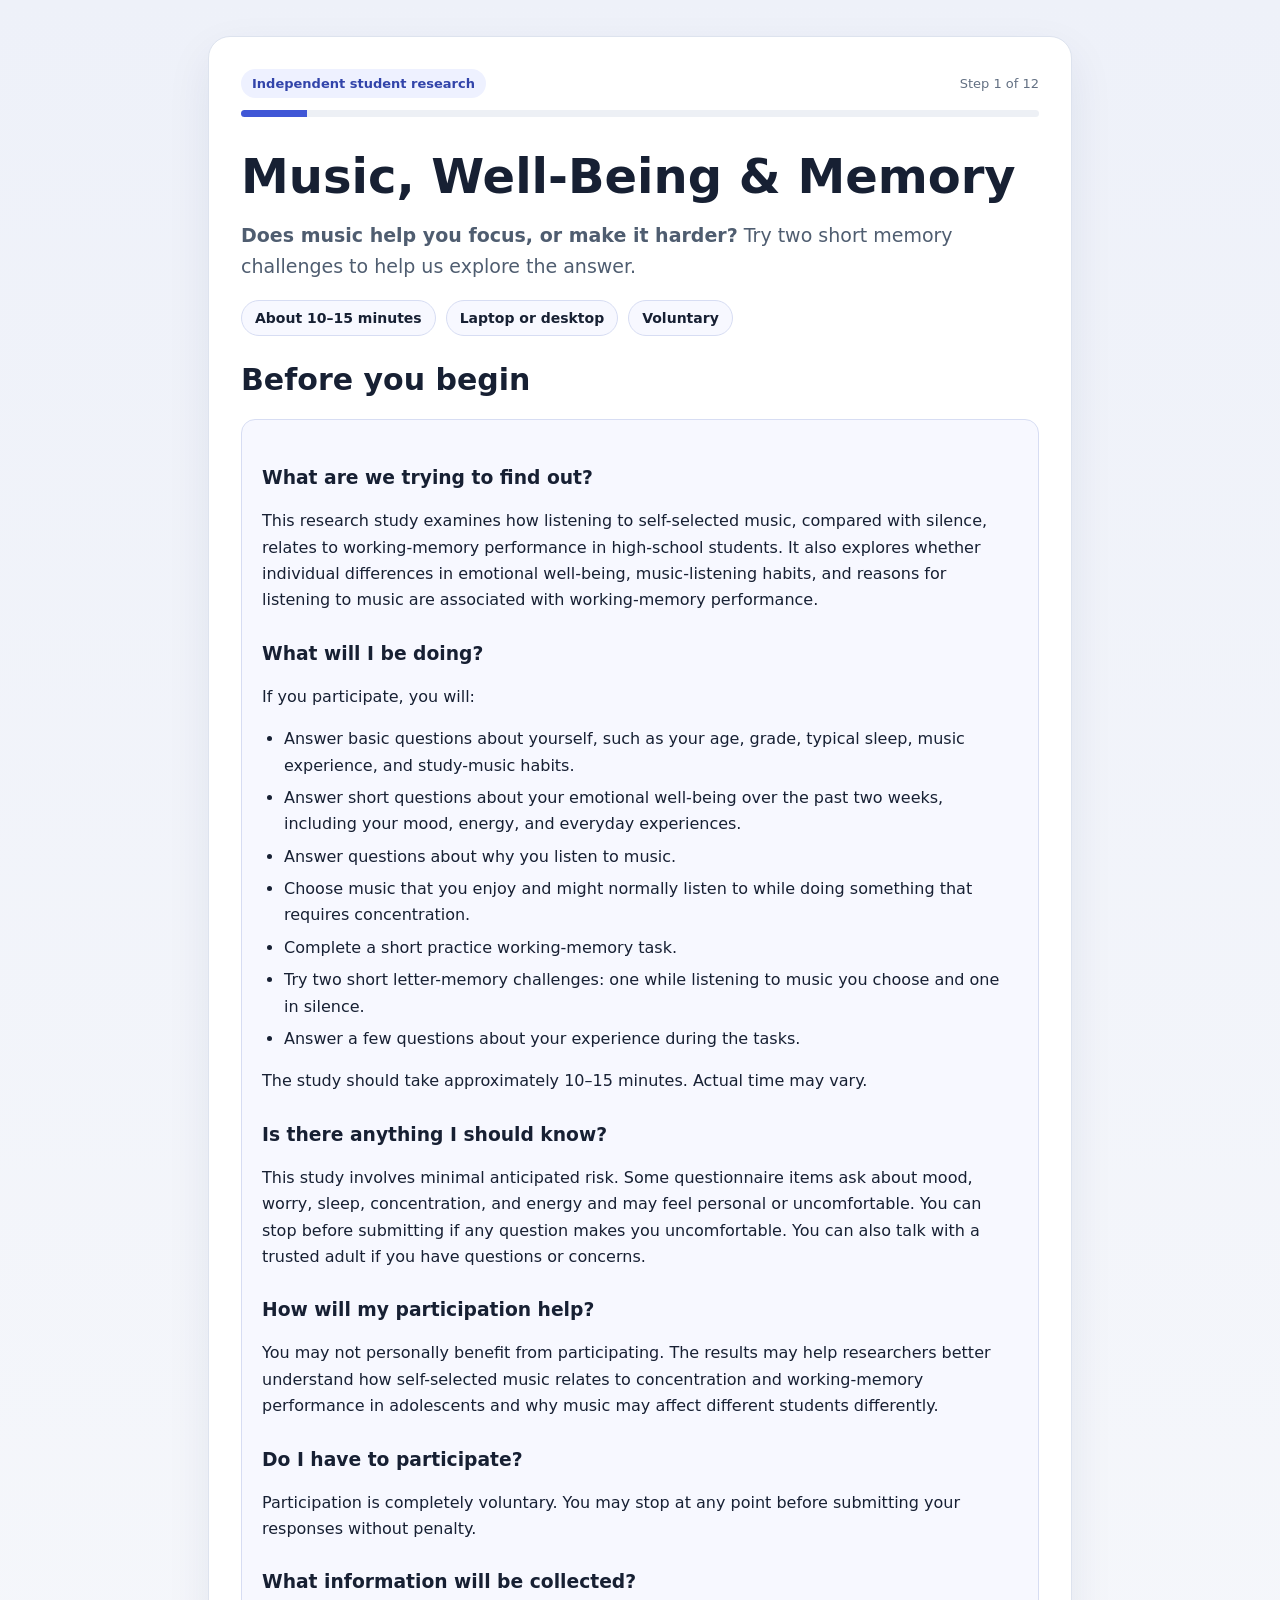
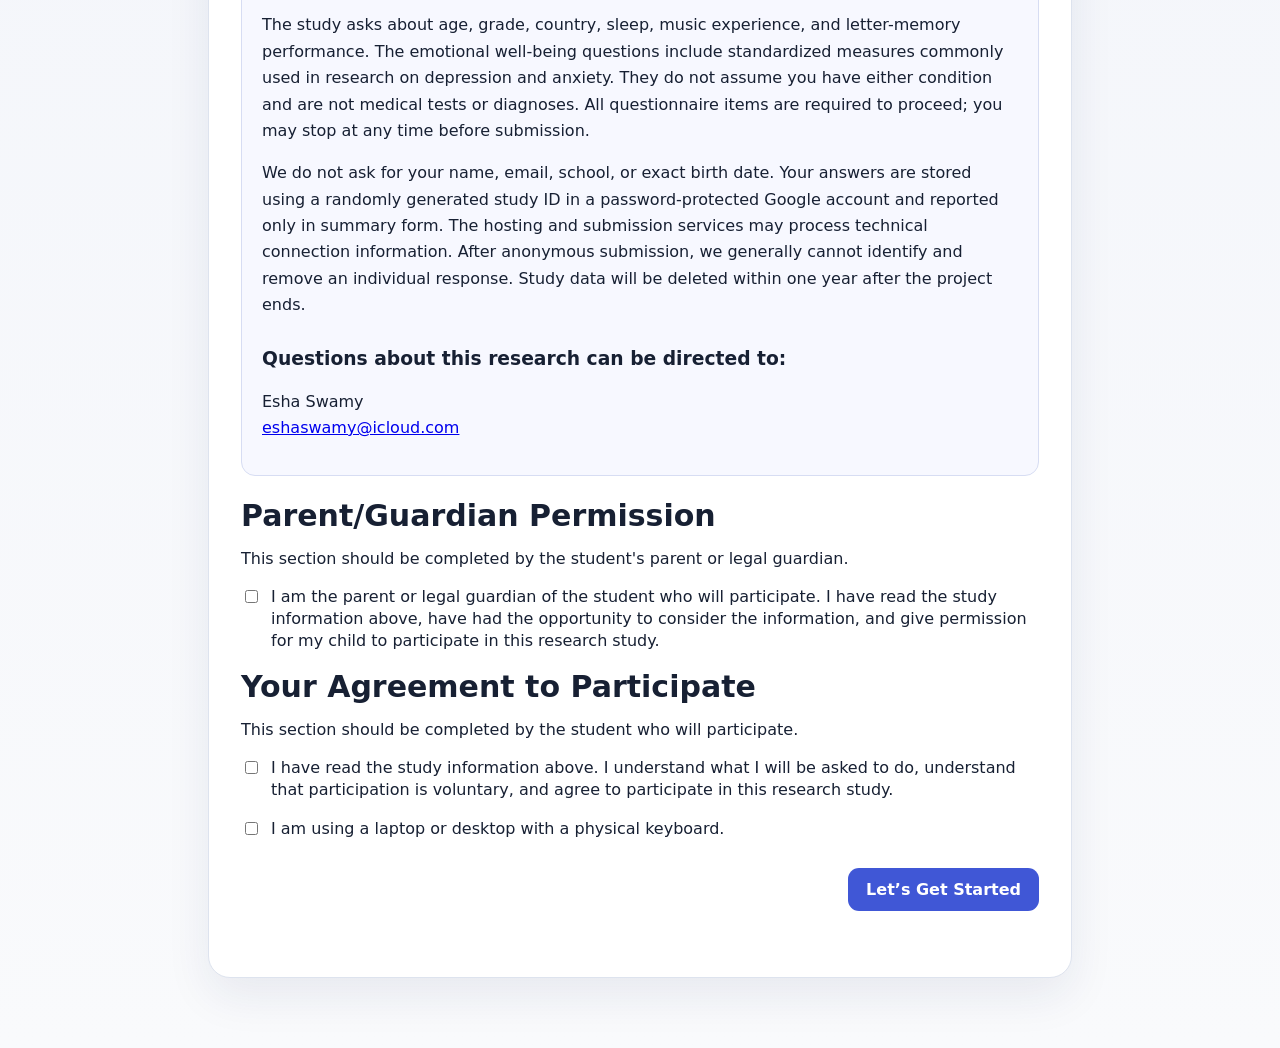
<file: index.html>
<!doctype html>
<html lang="en">
<head>
  <meta charset="utf-8" />
  <meta name="viewport" content="width=device-width, initial-scale=1" />
  <meta name="robots" content="noindex,nofollow" />
  <title>Music, Well-Being & Memory: A Student Study</title>
  <link rel="stylesheet" href="styles.css" />
</head>
<body>
  <main class="shell">
    <div class="study-card">
      <div class="topline">
        <span class="pill">Independent student research</span>
        <span id="progressText" class="progress-text">Step 1 of 12</span>
      </div>
      <div class="progress-track" aria-hidden="true"><div id="progressBar"></div></div>

      <section class="page active" data-page="0">
        <h1>Music, Well-Being &amp; Memory</h1>
        <p class="lede"><strong>Does music help you focus, or make it harder?</strong> Try two short memory challenges to help us explore the answer.</p><div class="quick-facts"><span>About 10–15 minutes</span><span>Laptop or desktop</span><span>Voluntary</span></div><h2>Before you begin</h2>
        <div class="prose-box">
          <h3>What are we trying to find out?</h3>
          <p>This research study examines how listening to self-selected music, compared with silence, relates to working-memory performance in high-school students. It also explores whether individual differences in emotional well-being, music-listening habits, and reasons for listening to music are associated with working-memory performance.</p>
          <h3>What will I be doing?</h3>
          <p>If you participate, you will:</p>
          <ul><li>Answer basic questions about yourself, such as your age, grade, typical sleep, music experience, and study-music habits.</li><li>Answer short questions about your emotional well-being over the past two weeks, including your mood, energy, and everyday experiences.</li><li>Answer questions about why you listen to music.</li><li>Choose music that you enjoy and might normally listen to while doing something that requires concentration.</li><li>Complete a short practice working-memory task.</li><li>Try two short letter-memory challenges: one while listening to music you choose and one in silence.</li><li>Answer a few questions about your experience during the tasks.</li></ul>
          <p>The study should take approximately 10–15 minutes. Actual time may vary.</p>
          <h3>Is there anything I should know?</h3>
          <p>This study involves minimal anticipated risk. Some questionnaire items ask about mood, worry, sleep, concentration, and energy and may feel personal or uncomfortable. You can stop before submitting if any question makes you uncomfortable. You can also talk with a trusted adult if you have questions or concerns.</p>
          <h3>How will my participation help?</h3>
          <p>You may not personally benefit from participating. The results may help researchers better understand how self-selected music relates to concentration and working-memory performance in adolescents and why music may affect different students differently.</p>
          <h3>Do I have to participate?</h3>
          <p>Participation is completely voluntary. You may stop at any point before submitting your responses without penalty.</p>
          <h3>What information will be collected?</h3>
          <p>The study asks about age, grade, country, sleep, music experience, and letter-memory performance. The emotional well-being questions include standardized measures commonly used in research on depression and anxiety. They do not assume you have either condition and are not medical tests or diagnoses. All questionnaire items are required to proceed; you may stop at any time before submission.</p>
          <p>We do not ask for your name, email, school, or exact birth date. Your answers are stored using a randomly generated study ID in a password-protected Google account and reported only in summary form. The hosting and submission services may process technical connection information. After anonymous submission, we generally cannot identify and remove an individual response. Study data will be deleted within one year after the project ends.</p>
          <h3>Questions about this research can be directed to:</h3>
          <p>Esha Swamy<br/> <a href="mailto:eshaswamy@icloud.com">eshaswamy@icloud.com</a></p>
        </div>
        <h2>Parent/Guardian Permission</h2>
        <p>This section should be completed by the student's parent or legal guardian.</p>
        <div class="field checkline"><input type="checkbox" id="parentPermission" /><label for="parentPermission">I am the parent or legal guardian of the student who will participate. I have read the study information above, have had the opportunity to consider the information, and give permission for my child to participate in this research study.</label></div>
        <h2>Your Agreement to Participate</h2>
        <p>This section should be completed by the student who will participate.</p>
        <div class="field checkline"><input type="checkbox" id="assent" /><label for="assent">I have read the study information above. I understand what I will be asked to do, understand that participation is voluntary, and agree to participate in this research study.</label></div>
        <div class="field checkline"><input type="checkbox" id="deviceConfirm" /><label for="deviceConfirm">I am using a laptop or desktop with a physical keyboard.</label></div>
        <div class="actions"><button class="primary" data-action="begin-study">Let’s Get Started</button></div>
        <p class="status" id="accessStatus" aria-live="polite"></p>
      </section>

      <section class="page" data-page="1">
        <h2>About you</h2>
        <p class="subtle">Please do not enter your name, school, or other identifying details in any text box.</p>
        <div class="grid2">
          <div class="field"><label for="age">Age</label><select id="age"><option value="">Choose…</option><option>13</option><option>14</option><option>15</option><option>16</option><option>17</option><option >18</option><option>19</option></select></div>
          <div class="field"><label for="grade">Grade</label><select id="grade"><option value="">Choose…</option><option value="9">9th</option><option value="10">10th</option><option value="11">11th</option><option value="12">12th</option></select></div>
          <div class="field"><label for="gender">Sex</label><select id="gender"><option value="">Choose…</option><option>Male</option><option>Female</option><option>Other</option></select></div>
          <div class="field"><label for="country">What country do you live in?</label><input id="country" type="text" maxlength="80" autocomplete="country-name" placeholder="e.g., United States" /></div>
          <div class="field"><label for="sleepHours">Typical sleep on a school night (hours)</label><input id="sleepHours" type="number" min="2" max="12" step="0.5" placeholder="e.g., 7.5" /></div>
          <div class="field"><label for="musicTraining">Years of regular music training/participation</label><select id="musicTraining"><option value="">Choose…</option><option value="0">None</option><option value="lt1">Less than 1 year</option><option value="1-3">1–3 years</option><option value="4+">4+ years</option></select></div>
          <div class="field"><label for="sleepCondition">Have you been diagnosed with any conditions that affect your sleep? <span class="optional">optional</span></label><input id="sleepCondition" type="text" maxlength="180" placeholder="Leave blank if none / prefer not to answer" /></div><div class="field"><label for="musicHours">How many hours a week do you participate in music training?</label><input id="musicHours" type="number" min="0" max="80" step="0.5" placeholder="e.g., 5" /></div><div class="field"><label for="studyMusicFreq">How often do you listen to music while studying or doing homework?</label><select id="studyMusicFreq"><option value="">Choose…</option><option value="1">Never</option><option value="2">Rarely</option><option value="3">Sometimes</option><option value="4">Often</option><option value="5">Almost always</option></select></div>
        </div>
        <div class="actions"><button class="secondary" data-prev>Back</button><button class="primary" data-action="demo-next">Continue</button></div>
      </section>

      <section class="page" data-page="2">
        <h2>Emotional well-being: Part 1</h2>
        <p>Over the <strong>last 2 weeks</strong>, how often have you been bothered by each of the following problems?</p>
        <div id="phqItems" class="scale-list"></div>
        <div class="actions"><button class="secondary" data-prev>Back</button><button class="primary" data-action="scale-next" data-scale="phq">Continue</button></div>
      </section>

      <section class="page" data-page="3">
        <h2>Emotional well-being: Part 2</h2>
        <p>Over the <strong>last 2 weeks</strong>, how often have you been bothered by the following problems?</p>
        <div id="gadItems" class="scale-list"></div>
        <div class="actions"><button class="secondary" data-prev>Back</button><button class="primary" data-action="scale-next" data-scale="gad">Continue</button></div>
      </section>

      <section class="page" data-page="4">
        <h2>Why you listen to music</h2>
        
        <div class="field"><label for="topReason">Which is usually your main reason for listening to music?</label>
          <select id="topReason"><option value="">Choose…</option><option value="enjoyment">Enjoyment / entertainment</option><option value="relax">Relaxation / calming down</option><option value="mood">Improving my mood</option><option value="stress">Coping with stress or difficult feelings</option><option value="focus">Helping me focus</option><option value="energy">Increasing energy or motivation</option><option value="emotional_processing">Thinking through or expressing feelings</option><option value="social">Connecting with other people</option><option value="habit">Habit / background sound</option><option value="other">Other</option></select><input id="topReasonOther" type="text" maxlength="150" placeholder="If Other, please specify" />
        </div>
        <div class="actions"><button class="secondary" data-prev>Back</button><button class="primary" data-action="motive-next">Continue</button></div>
      </section>

      <section class="page" data-page="5">
        <h2>Choose your music</h2>
        <p>Choose music you <strong>enjoy and might play while focusing on a task</strong>, such as reading, drawing, or studying.</p>
        <div class="notice"><p>Have about 2 minutes of music ready. You will start playing it immediately after these two questions. Do not start playing it until the next screen tells you to press Play.</p></div>
        <div class="grid2">
          <div class="field"><label for="lyrics">Does your selected music have lyrics?</label><select id="lyrics"><option value="">Choose…</option><option value="instrumental">No, instrumental</option><option value="lyrics_understand">Yes, and I understand the language</option><option value="lyrics_not_understand">Yes, but I do not understand the language</option></select></div>
          <div class="field"><label for="genre">Broad genre <span class="optional">descriptive only</span></label><select id="genre"><option value="">Choose…</option><option>Pop</option><option>Rock / alternative</option><option>Hip-hop / rap</option><option>R&B / soul</option><option>Electronic</option><option>Classical</option><option>Jazz</option><option>Soundtrack / game / anime</option><option>Country / folk</option><option>Other / unsure</option></select></div>


        </div>
        <div class="actions"><button class="primary" data-action="music-next">Continue to music setup</button></div>
      </section>

      <section class="page" data-page="6">
        <h2>2-back practice</h2>
        <p>Letters will appear one at a time. Press the <kbd>SPACE BAR</kbd> whenever the current letter is the same as the letter shown <strong>two letters earlier</strong>. If it does not match, do not press anything.</p>
        <div class="example"><span>A</span><span>B</span><span class="match">A</span><p>Press SPACE on the third letter.</p></div>
        <p>The + is just a marker to help you look at the middle of the screen. It is NOT a letter. You can press SPACE while the letter or + is shown, until the next letter appears. Try to be accurate while responding promptly. You will practice with 8 letters first. The first two letters can never be matches. <strong>SPACE = match. Do nothing = no match.</strong></p>
        <div class="actions"><button class="primary" data-action="practice">Start practice</button></div>
      </section>

      <section class="page" data-page="7">
        <h2>Start your music</h2>
        <div class="notice instruction-hero"><p><strong>1. Open your music app or player.</strong></p><p><strong>2. Press PLAY on your chosen music.</strong></p><p><strong>3. Return to this study tab while the music keeps playing.</strong></p><p><strong>4. Click the button below.</strong> A 20-second listening countdown will begin, followed by a button to start the letters.</p><p>Keep the music playing until this block ends. Set the volume to a comfortable level.</p></div>
        <div class="actions"><button class="primary continue-large" data-action="music-leadin">My music is playing — continue</button></div>
      </section>

      <section class="page task-page" data-page="8">
        <div id="taskIntro">
          <h2 id="conditionTitle">Task block</h2>
          <div id="conditionInstructions" class="notice"></div>
          <div class="actions"><button class="primary" id="blockStartButton">I’m ready</button></div>
        </div>
        <div id="taskArea" class="task-area hidden" tabindex="0" aria-label="2-back task">
          <div id="taskStatus" class="task-status">Memory task — get ready…</div><div id="trialProgress" class="subtle" aria-live="off"></div>
          <div id="stimulus" class="stimulus">+</div>
          <div class="task-hint">Press <kbd>SPACE</kbd> only for a 2-back match. The + is a focus marker, not a letter. Keep watching the screen and press SPACE only for matches.</div>
        </div>
      </section>

      <section class="page" data-page="9">
        <h2>Short break</h2>
        <p>Your first 25-letter block is complete. Take a short break before continuing.</p>
        <div id="secondConditionPreview" class="notice"></div>
        <div class="actions"><button class="primary" data-action="second-condition">Continue to second block</button></div>
      </section>

      <section class="page" data-page="10">
        <h2>After the tasks</h2>
        <div class="grid2">
          <div class="field"><label for="musicDistract">How distracting did the music feel during the task?</label><input id="musicDistract" type="range" min="1" max="7" value="4" /><div class="range-labels"><span>Not at all</span><span>Extremely</span></div></div>
          <div class="field"><label for="musicHelp">How much did you feel the music helped your concentration?</label><input id="musicHelp" type="range" min="1" max="7" value="4" /><div class="range-labels"><span>Not at all</span><span>A lot</span></div></div>
          <div class="field"><label for="volume">How loud did the music feel?</label><input id="volume" type="range" min="1" max="5" value="3" /><div class="range-labels"><span>Very quiet</span><span>Fairly loud</span></div></div>
          <div class="field"><label for="interruptions">How many times were you interrupted during the two memory blocks?</label><select id="interruptions"><option value="">Choose…</option><option value="0">0</option><option value="1">1</option><option value="2">2</option><option value="3+">3 or more</option></select></div>
          <div class="field"><label for="envDistract">How distracting was your environment overall?</label><input id="envDistract" type="range" min="1" max="7" value="1" /><div class="range-labels"><span>Not distracting</span><span>Very distracting</span></div></div>
          <div class="field"><label for="headphones">Did you use headphones/earbuds for both task blocks?</label><select id="headphones"><option value="">Choose…</option><option value="yes">Yes</option><option value="no">No</option></select></div>
          <div class="field"><label for="technicalIssue">Did a technical problem substantially interfere with either task?</label><select id="technicalIssue"><option value="">Choose…</option><option value="no">No</option><option value="yes">Yes</option></select></div>
        </div>
        <div class="actions"><button class="primary" data-action="submit-study">Submit study</button></div>
        <p class="status" id="submitStatus" aria-live="polite"></p>
      </section>

      <section class="page" data-page="11">
        <h2>Thank you</h2>
        <p>Your research responses have been submitted.</p>
        <div class="prose-box">
          <p>This study examines whether self-selected music changes working-memory performance compared with silence, and whether emotional well-being, music habits, and music-listening reasons are associated with working-memory performance.</p>
          <p>The questionnaires used here are research measures and do not provide a diagnosis. Individual scores are not displayed.</p>
          
          <p>Questions about the study can be sent to <a href="mailto:eshaswamy@icloud.com">Esha Swamy at eshaswamy@icloud.com</a>.</p>
        </div>
        <p class="subtle">You may now close this tab.</p>
      </section>
    </div>
  </main>
  <script src="config.js"></script>
  <script src="app.js"></script>
</body>
</html>
</file>
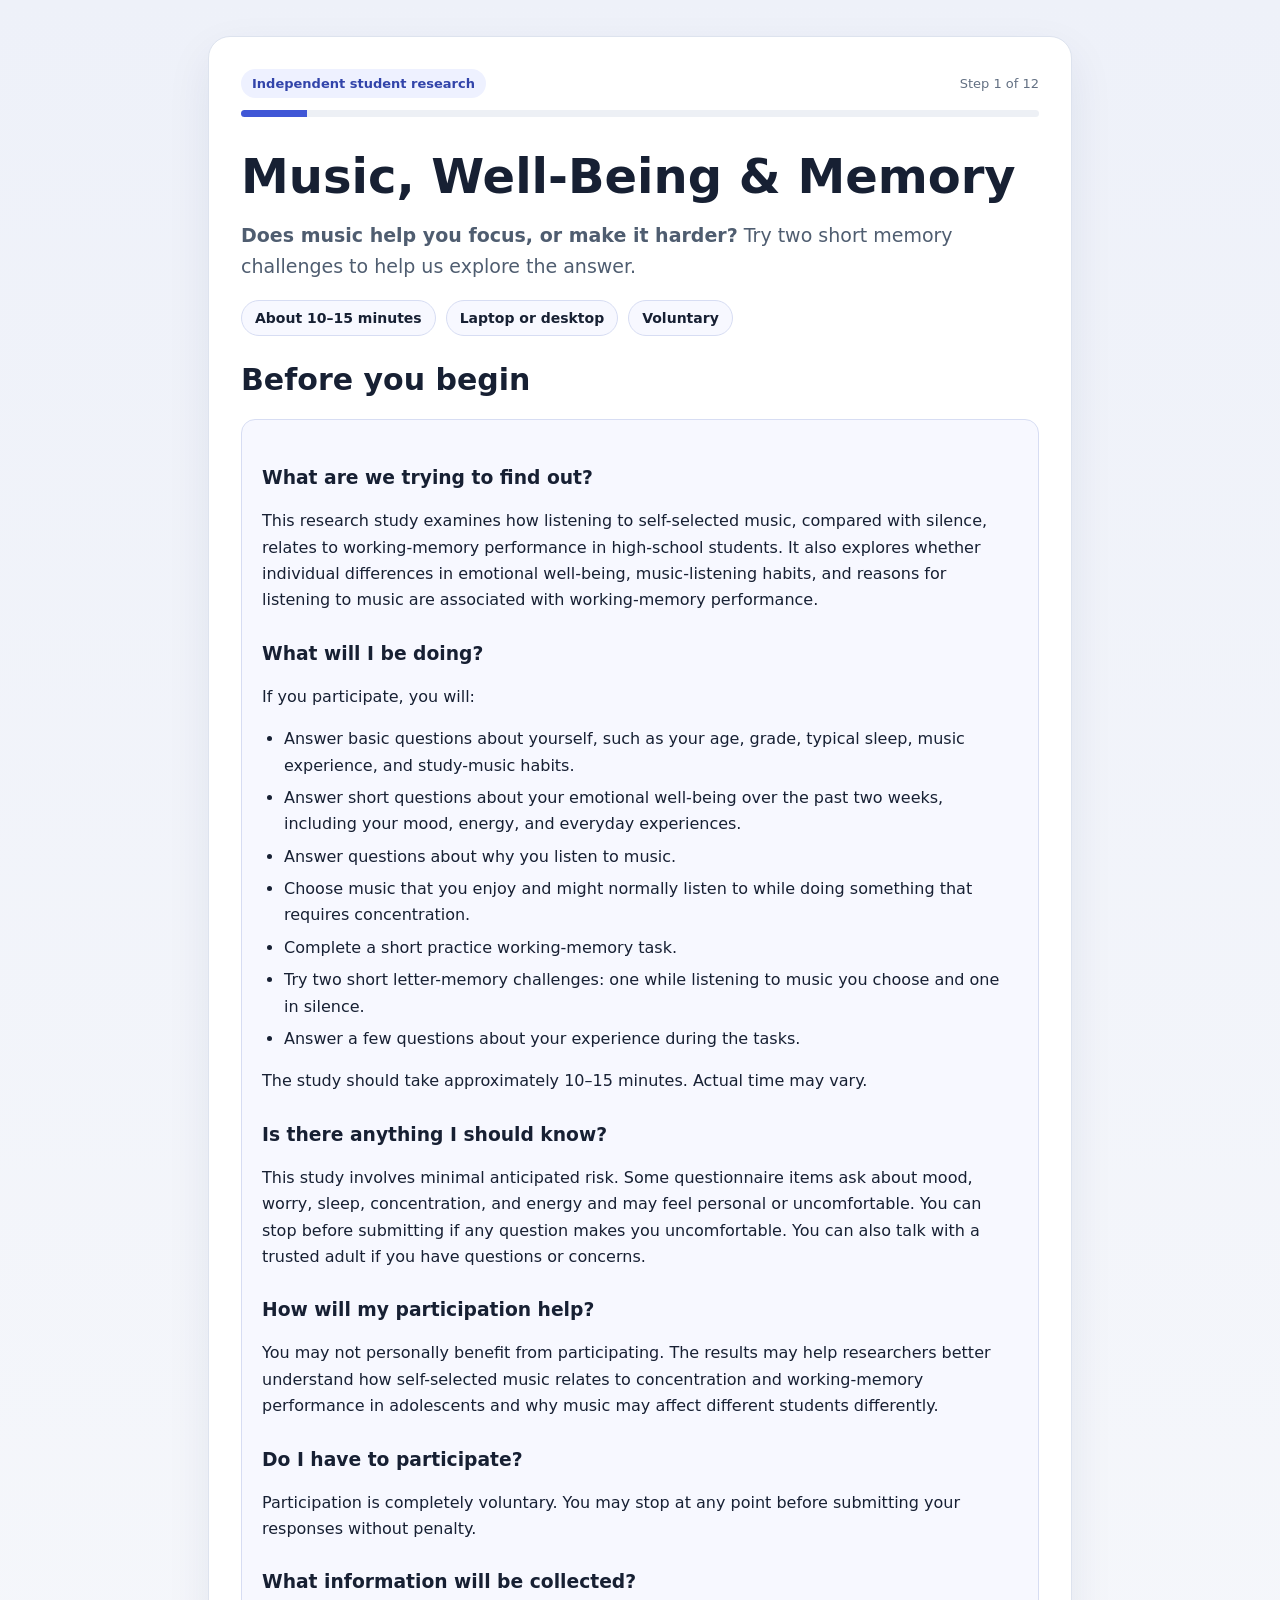
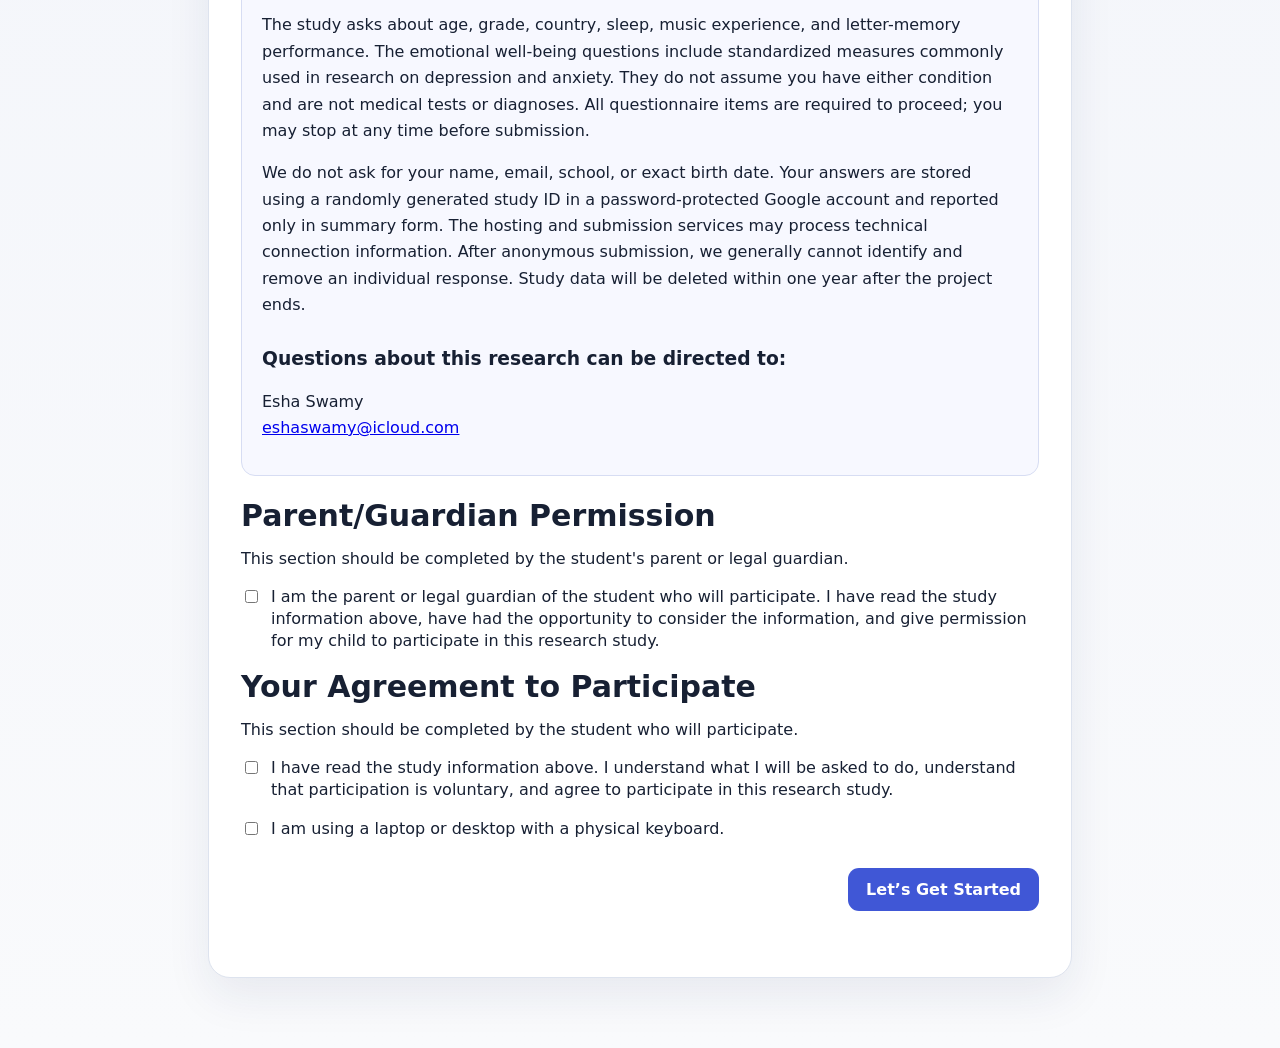
<file: index (1).html>
<!doctype html>
<html lang="en">
<head>
  <meta charset="utf-8" />
  <meta name="viewport" content="width=device-width, initial-scale=1" />
  <meta name="robots" content="noindex,nofollow" />
  <title>Music, Well-Being & Memory: A Student Study</title>
  <link rel="stylesheet" href="styles.css" />
</head>
<body>
  <main class="shell">
    <div class="study-card">
      <div class="topline">
        <span class="pill">Independent student research</span>
        <span id="progressText" class="progress-text">Step 1 of 12</span>
      </div>
      <div class="progress-track" aria-hidden="true"><div id="progressBar"></div></div>

      <section class="page active" data-page="0">
        <h1>Music, Well-Being &amp; Memory</h1>
        <p class="lede"><strong>Does music help you focus, or make it harder?</strong> Try two short memory challenges to help us explore the answer.</p><div class="quick-facts"><span>About 10–15 minutes</span><span>Laptop or desktop</span><span>Voluntary</span></div><h2>Before you begin</h2>
        <div class="prose-box">
          <h3>What are we trying to find out?</h3>
          <p>This research study examines how listening to self-selected music, compared with silence, relates to working-memory performance in high-school students. It also explores whether individual differences in emotional well-being, music-listening habits, and reasons for listening to music are associated with working-memory performance.</p>
          <h3>What will I be doing?</h3>
          <p>If you participate, you will:</p>
          <ul><li>Answer basic questions about yourself, such as your age, grade, typical sleep, music experience, and study-music habits.</li><li>Answer short questions about your emotional well-being over the past two weeks, including your mood, energy, and everyday experiences.</li><li>Answer questions about why you listen to music.</li><li>Choose music that you enjoy and might normally listen to while doing something that requires concentration.</li><li>Complete a short practice working-memory task.</li><li>Try two short letter-memory challenges: one while listening to music you choose and one in silence.</li><li>Answer a few questions about your experience during the tasks.</li></ul>
          <p>The study should take approximately 10–15 minutes. Actual time may vary.</p>
          <h3>Is there anything I should know?</h3>
          <p>This study involves minimal anticipated risk. Some questionnaire items ask about mood, worry, sleep, concentration, and energy and may feel personal or uncomfortable. You can stop before submitting if any question makes you uncomfortable. You can also talk with a trusted adult if you have questions or concerns.</p>
          <h3>How will my participation help?</h3>
          <p>You may not personally benefit from participating. The results may help researchers better understand how self-selected music relates to concentration and working-memory performance in adolescents and why music may affect different students differently.</p>
          <h3>Do I have to participate?</h3>
          <p>Participation is completely voluntary. You may stop at any point before submitting your responses without penalty.</p>
          <h3>What information will be collected?</h3>
          <p>The study asks about age, grade, country, sleep, music experience, and letter-memory performance. The emotional well-being questions include standardized measures commonly used in research on depression and anxiety. They do not assume you have either condition and are not medical tests or diagnoses. All questionnaire items are required to proceed; you may stop at any time before submission.</p>
          <p>We do not ask for your name, email, school, or exact birth date. Your answers are stored using a randomly generated study ID in a password-protected Google account and reported only in summary form. The hosting and submission services may process technical connection information. After anonymous submission, we generally cannot identify and remove an individual response. Study data will be deleted within one year after the project ends.</p>
          <h3>Questions about this research can be directed to:</h3>
          <p>Esha Swamy<br/> <a href="mailto:eshaswamy@icloud.com">eshaswamy@icloud.com</a></p>
        </div>
        <h2>Parent/Guardian Permission</h2>
        <p>This section should be completed by the student's parent or legal guardian.</p>
        <div class="field checkline"><input type="checkbox" id="parentPermission" /><label for="parentPermission">I am the parent or legal guardian of the student who will participate. I have read the study information above, have had the opportunity to consider the information, and give permission for my child to participate in this research study.</label></div>
        <h2>Your Agreement to Participate</h2>
        <p>This section should be completed by the student who will participate.</p>
        <div class="field checkline"><input type="checkbox" id="assent" /><label for="assent">I have read the study information above. I understand what I will be asked to do, understand that participation is voluntary, and agree to participate in this research study.</label></div>
        <div class="field checkline"><input type="checkbox" id="deviceConfirm" /><label for="deviceConfirm">I am using a laptop or desktop with a physical keyboard.</label></div>
        <div class="actions"><button class="primary" data-action="begin-study">Let’s Get Started</button></div>
        <p class="status" id="accessStatus" aria-live="polite"></p>
      </section>

      <section class="page" data-page="1">
        <h2>About you</h2>
        <p class="subtle">Please do not enter your name, school, or other identifying details in any text box.</p>
        <div class="grid2">
          <div class="field"><label for="age">Age</label><select id="age"><option value="">Choose…</option><option>13</option><option>14</option><option>15</option><option>16</option><option>17</option><option >18</option><option>19</option></select></div>
          <div class="field"><label for="grade">Grade</label><select id="grade"><option value="">Choose…</option><option value="9">9th</option><option value="10">10th</option><option value="11">11th</option><option value="12">12th</option></select></div>
          <div class="field"><label for="gender">Sex</label><select id="gender"><option value="">Choose…</option><option>Male</option><option>Female</option><option>Other</option></select></div>
          <div class="field"><label for="country">What country do you live in?</label><input id="country" type="text" maxlength="80" autocomplete="country-name" placeholder="e.g., United States" /></div>
          <div class="field"><label for="sleepHours">Typical sleep on a school night (hours)</label><input id="sleepHours" type="number" min="2" max="12" step="0.5" placeholder="e.g., 7.5" /></div>
          <div class="field"><label for="musicTraining">Years of regular music training/participation</label><select id="musicTraining"><option value="">Choose…</option><option value="0">None</option><option value="lt1">Less than 1 year</option><option value="1-3">1–3 years</option><option value="4+">4+ years</option></select></div>
          <div class="field"><label for="sleepCondition">Have you been diagnosed with any conditions that affect your sleep? <span class="optional">optional</span></label><input id="sleepCondition" type="text" maxlength="180" placeholder="Leave blank if none / prefer not to answer" /></div><div class="field"><label for="musicHours">How many hours a week do you participate in music training?</label><input id="musicHours" type="number" min="0" max="80" step="0.5" placeholder="e.g., 5" /></div><div class="field"><label for="studyMusicFreq">How often do you listen to music while studying or doing homework?</label><select id="studyMusicFreq"><option value="">Choose…</option><option value="1">Never</option><option value="2">Rarely</option><option value="3">Sometimes</option><option value="4">Often</option><option value="5">Almost always</option></select></div>
        </div>
        <div class="actions"><button class="secondary" data-prev>Back</button><button class="primary" data-action="demo-next">Continue</button></div>
      </section>

      <section class="page" data-page="2">
        <h2>Emotional well-being: Part 1</h2>
        <p>Over the <strong>last 2 weeks</strong>, how often have you been bothered by each of the following problems?</p>
        <div id="phqItems" class="scale-list"></div>
        <div class="actions"><button class="secondary" data-prev>Back</button><button class="primary" data-action="scale-next" data-scale="phq">Continue</button></div>
      </section>

      <section class="page" data-page="3">
        <h2>Emotional well-being: Part 2</h2>
        <p>Over the <strong>last 2 weeks</strong>, how often have you been bothered by the following problems?</p>
        <div id="gadItems" class="scale-list"></div>
        <div class="actions"><button class="secondary" data-prev>Back</button><button class="primary" data-action="scale-next" data-scale="gad">Continue</button></div>
      </section>

      <section class="page" data-page="4">
        <h2>Why you listen to music</h2>
        
        <div class="field"><label for="topReason">Which is usually your main reason for listening to music?</label>
          <select id="topReason"><option value="">Choose…</option><option value="enjoyment">Enjoyment / entertainment</option><option value="relax">Relaxation / calming down</option><option value="mood">Improving my mood</option><option value="stress">Coping with stress or difficult feelings</option><option value="focus">Helping me focus</option><option value="energy">Increasing energy or motivation</option><option value="emotional_processing">Thinking through or expressing feelings</option><option value="social">Connecting with other people</option><option value="habit">Habit / background sound</option><option value="other">Other</option></select><input id="topReasonOther" type="text" maxlength="150" placeholder="If Other, please specify" />
        </div>
        <div class="actions"><button class="secondary" data-prev>Back</button><button class="primary" data-action="motive-next">Continue</button></div>
      </section>

      <section class="page" data-page="5">
        <h2>Choose your music</h2>
        <p>Choose music you <strong>enjoy and might play while focusing on a task</strong>, such as reading, drawing, or studying.</p>
        <div class="notice"><p>Have about 2 minutes of music ready. You will start playing it immediately after these two questions. Do not start playing it until the next screen tells you to press Play.</p></div>
        <div class="grid2">
          <div class="field"><label for="lyrics">Does your selected music have lyrics?</label><select id="lyrics"><option value="">Choose…</option><option value="instrumental">No, instrumental</option><option value="lyrics_understand">Yes, and I understand the language</option><option value="lyrics_not_understand">Yes, but I do not understand the language</option></select></div>
          <div class="field"><label for="genre">Broad genre <span class="optional">descriptive only</span></label><select id="genre"><option value="">Choose…</option><option>Pop</option><option>Rock / alternative</option><option>Hip-hop / rap</option><option>R&B / soul</option><option>Electronic</option><option>Classical</option><option>Jazz</option><option>Soundtrack / game / anime</option><option>Country / folk</option><option>Other / unsure</option></select></div>


        </div>
        <div class="actions"><button class="primary" data-action="music-next">Continue to music setup</button></div>
      </section>

      <section class="page" data-page="6">
        <h2>2-back practice</h2>
        <p>Letters will appear one at a time. Press the <kbd>SPACE BAR</kbd> whenever the current letter is the same as the letter shown <strong>two letters earlier</strong>. If it does not match, do not press anything.</p>
        <div class="example"><span>A</span><span>B</span><span class="match">A</span><p>Press SPACE on the third letter.</p></div>
        <p>The + is just a marker to help you look at the middle of the screen. It is NOT a letter. You can press SPACE while the letter or + is shown, until the next letter appears. Try to be accurate while responding promptly. You will practice with 8 letters first. The first two letters can never be matches. <strong>SPACE = match. Do nothing = no match.</strong></p>
        <div class="actions"><button class="primary" data-action="practice">Start practice</button></div>
      </section>

      <section class="page" data-page="7">
        <h2>Start your music</h2>
        <div class="notice instruction-hero"><p><strong>1. Open your music app or player.</strong></p><p><strong>2. Press PLAY on your chosen music.</strong></p><p><strong>3. Return to this study tab while the music keeps playing.</strong></p><p><strong>4. Click the button below.</strong> A 20-second listening countdown will begin, followed by a button to start the letters.</p><p>Keep the music playing until this block ends. Set the volume to a comfortable level.</p></div>
        <div class="actions"><button class="primary continue-large" data-action="music-leadin">My music is playing — continue</button></div>
      </section>

      <section class="page task-page" data-page="8">
        <div id="taskIntro">
          <h2 id="conditionTitle">Task block</h2>
          <div id="conditionInstructions" class="notice"></div>
          <div class="actions"><button class="primary" id="blockStartButton">I’m ready</button></div>
        </div>
        <div id="taskArea" class="task-area hidden" tabindex="0" aria-label="2-back task">
          <div id="taskStatus" class="task-status">Get ready…</div><div id="trialProgress" class="subtle" aria-live="off"></div>
          <div id="stimulus" class="stimulus">+</div>
          <div class="task-hint">Press <kbd>SPACE</kbd> only for a 2-back match. The + is a focus marker, not a letter. Keep watching the screen and press SPACE only for matches.</div>
        </div>
      </section>

      <section class="page" data-page="9">
        <h2>Short break</h2>
        <p>Your first 25-letter block is complete. Take a short break before continuing.</p>
        <div id="secondConditionPreview" class="notice"></div>
        <div class="actions"><button class="primary" data-action="second-condition">Continue to second block</button></div>
      </section>

      <section class="page" data-page="10">
        <h2>After the tasks</h2>
        <div class="grid2">
          <div class="field"><label for="musicDistract">How distracting did the music feel during the task?</label><input id="musicDistract" type="range" min="1" max="7" value="4" /><div class="range-labels"><span>Not at all</span><span>Extremely</span></div></div>
          <div class="field"><label for="musicHelp">How much did you feel the music helped your concentration?</label><input id="musicHelp" type="range" min="1" max="7" value="4" /><div class="range-labels"><span>Not at all</span><span>A lot</span></div></div>
          <div class="field"><label for="volume">How loud did the music feel?</label><input id="volume" type="range" min="1" max="5" value="3" /><div class="range-labels"><span>Very quiet</span><span>Fairly loud</span></div></div>
          <div class="field"><label for="interruptions">How many times were you interrupted during the two memory blocks?</label><select id="interruptions"><option value="">Choose…</option><option value="0">0</option><option value="1">1</option><option value="2">2</option><option value="3+">3 or more</option></select></div>
          <div class="field"><label for="envDistract">How distracting was your environment overall?</label><input id="envDistract" type="range" min="1" max="7" value="1" /><div class="range-labels"><span>Not distracting</span><span>Very distracting</span></div></div>
          <div class="field"><label for="headphones">Did you use headphones/earbuds for both task blocks?</label><select id="headphones"><option value="">Choose…</option><option value="yes">Yes</option><option value="no">No</option></select></div>
          <div class="field"><label for="technicalIssue">Did a technical problem substantially interfere with either task?</label><select id="technicalIssue"><option value="">Choose…</option><option value="no">No</option><option value="yes">Yes</option></select></div>
        </div>
        <div class="actions"><button class="primary" data-action="submit-study">Submit study</button></div>
        <p class="status" id="submitStatus" aria-live="polite"></p>
      </section>

      <section class="page" data-page="11">
        <h2>Thank you</h2>
        <p>Your research responses have been submitted.</p>
        <div class="prose-box">
          <p>This study examines whether self-selected music changes working-memory performance compared with silence, and whether emotional well-being, music habits, and music-listening reasons are associated with working-memory performance.</p>
          <p>The questionnaires used here are research measures and do not provide a diagnosis. Individual scores are not displayed.</p>
          
          <p>Questions about the study can be sent to <a href="mailto:eshaswamy@icloud.com">Esha Swamy at eshaswamy@icloud.com</a>.</p>
        </div>
        <p class="subtle">You may now close this tab.</p>
      </section>
    </div>
  </main>
  <script src="config.js"></script>
  <script src="app.js"></script>
</body>
</html>
</file>
<file: styles.css>
:root{--bg:#f4f6fb;--card:#fff;--ink:#172033;--muted:#637083;--line:#dde3ee;--accent:#4057d6;--accent2:#eef1ff;--danger:#a33030;--ok:#176b45}*{box-sizing:border-box}body{margin:0;font-family:Inter,ui-sans-serif,system-ui,-apple-system,BlinkMacSystemFont,"Segoe UI",sans-serif;background:linear-gradient(180deg,#eef1f9,#f9fafc);color:var(--ink);min-height:100vh}.shell{max-width:900px;margin:0 auto;padding:36px 18px 70px}.study-card{background:var(--card);border:1px solid var(--line);border-radius:22px;box-shadow:0 18px 45px rgba(28,41,83,.08);padding:32px}.topline{display:flex;justify-content:space-between;align-items:center;gap:16px;margin-bottom:12px}.pill{background:var(--accent2);color:#3244aa;padding:7px 11px;border-radius:999px;font-size:13px;font-weight:700}.progress-text{font-size:13px;color:var(--muted)}.progress-track{height:7px;background:#edf0f5;border-radius:999px;overflow:hidden;margin-bottom:34px}.progress-track>div{height:100%;width:8.3%;background:var(--accent);transition:width .25s ease}.page{display:none}.page.active{display:block}h1{font-size:clamp(32px,5vw,48px);line-height:1.05;margin:0 0 14px}h2{font-size:30px;margin:0 0 14px}.lede{font-size:19px;line-height:1.6;color:#4f5d70;max-width:720px}.subtle,.optional,small{color:var(--muted)}.notice,.prose-box{border:1px solid #d7ddf3;background:#f7f8ff;padding:18px 20px;border-radius:14px;margin:22px 0;line-height:1.55}.notice.soft{background:#fafbff}.field{margin:18px 0}.field label{display:block;font-weight:700;margin-bottom:8px;line-height:1.35}.checkline{display:flex;gap:10px;align-items:flex-start}.checkline label{font-weight:500;margin:0}.checkline input{margin-top:4px}input,select{width:100%;border:1px solid #cfd7e6;border-radius:11px;padding:12px 13px;font:inherit;background:#fff;color:var(--ink)}input[type=checkbox]{width:auto}input[type=range]{padding:0;border:0}.range-labels{display:flex;justify-content:space-between;color:var(--muted);font-size:12px;margin-top:2px}.grid2{display:grid;grid-template-columns:1fr 1fr;gap:0 24px}.actions{display:flex;justify-content:flex-end;gap:10px;margin-top:28px}button{border:0;border-radius:11px;padding:12px 18px;font:inherit;font-weight:750;cursor:pointer}.primary{background:var(--accent);color:#fff}.secondary{background:#eef1f5;color:#283244}.primary:disabled{opacity:.5;cursor:not-allowed}.status{min-height:22px;margin:12px 0 0;color:var(--muted)}.status.error{color:var(--danger)}.status.ok{color:var(--ok)}.scale-list{display:grid;gap:16px;margin:24px 0}.scale-item{border:1px solid var(--line);border-radius:14px;padding:16px}.scale-item .q{font-weight:650;line-height:1.45;margin-bottom:12px}.choices{display:grid;grid-template-columns:repeat(4,1fr);gap:8px}.choice input{position:absolute;opacity:0}.choice label{display:flex;align-items:center;justify-content:center;text-align:center;border:1px solid #cfd7e6;border-radius:10px;padding:10px 7px;min-height:58px;font-size:13px;cursor:pointer}.choice input:checked+label{border-color:var(--accent);background:var(--accent2);color:#273aab;font-weight:750}.example{display:grid;grid-template-columns:repeat(3,80px);gap:12px;align-items:center;margin:28px auto;justify-content:center}.example span{display:grid;place-items:center;border:1px solid var(--line);height:80px;border-radius:12px;font-size:34px;font-weight:800}.example .match{background:var(--accent2);border-color:var(--accent)}.example p{grid-column:1/-1;text-align:center;color:var(--muted)}kbd{background:#f0f2f6;border:1px solid #d4d9e2;border-bottom-width:2px;border-radius:5px;padding:1px 5px;font-family:inherit}.task-area{min-height:440px;display:flex;flex-direction:column;align-items:center;justify-content:center;outline:none}.hidden{display:none!important}.stimulus{font-size:108px;font-weight:850;letter-spacing:.03em;min-height:150px;display:grid;place-items:center}.task-status,.task-hint{color:var(--muted);font-size:14px}.task-status{margin-bottom:28px}.task-hint{margin-top:30px}.flash-good{color:var(--ok)}.flash-bad{color:var(--danger)}@media(max-width:700px){.study-card{padding:22px}.grid2{grid-template-columns:1fr}.choices{grid-template-columns:1fr 1fr}.shell{padding:16px 10px 40px}.topline{align-items:flex-start}.pill{max-width:70%}}
.button-link{display:inline-flex;align-items:center;justify-content:center;text-decoration:none}

.handoff-box{margin-top:22px;padding:18px;border:2px solid var(--accent);border-radius:14px;background:#fff}.continue-large{display:block;width:100%;font-size:18px;padding:15px 20px;margin:16px 0}.handoff-box a{font-weight:700}

.survey-link{display:inline-block;text-decoration:none;text-align:center;margin:10px 0 4px}.continue-large{font-size:18px;padding:14px 22px}.handoff-box{margin-top:18px;padding-top:16px;border-top:1px solid var(--line)}

/* Clear, accessible task instructions */
.instruction-hero{border:2px solid #4057d6;background:#f1f4ff;padding:24px;font-size:20px;line-height:1.65}
.instruction-hero strong{font-weight:800}
#conditionInstructions{font-size:20px;line-height:1.6;border-width:2px}
.task-hint{font-size:18px;text-align:center;font-weight:700}
.task-status{font-size:19px;font-weight:750}
#trialProgress{font-size:17px;font-weight:650}
#blockStartButton{font-size:19px;padding:17px 23px}
input:focus-visible,select:focus-visible,button:focus-visible{outline:3px solid #2639bb;outline-offset:3px}

.quick-facts{display:flex;gap:10px;flex-wrap:wrap;margin:18px 0 26px}.quick-facts span{padding:9px 13px;border:1px solid #d7ddf3;border-radius:999px;background:#f7f8ff;font-size:14px;font-weight:700}.prose-box h3{margin-top:25px;margin-bottom:7px}.prose-box p,.prose-box li{line-height:1.65}.prose-box ul{padding-left:22px}.prose-box li{margin:6px 0}#sleepHours{max-width:100%}
</file>
